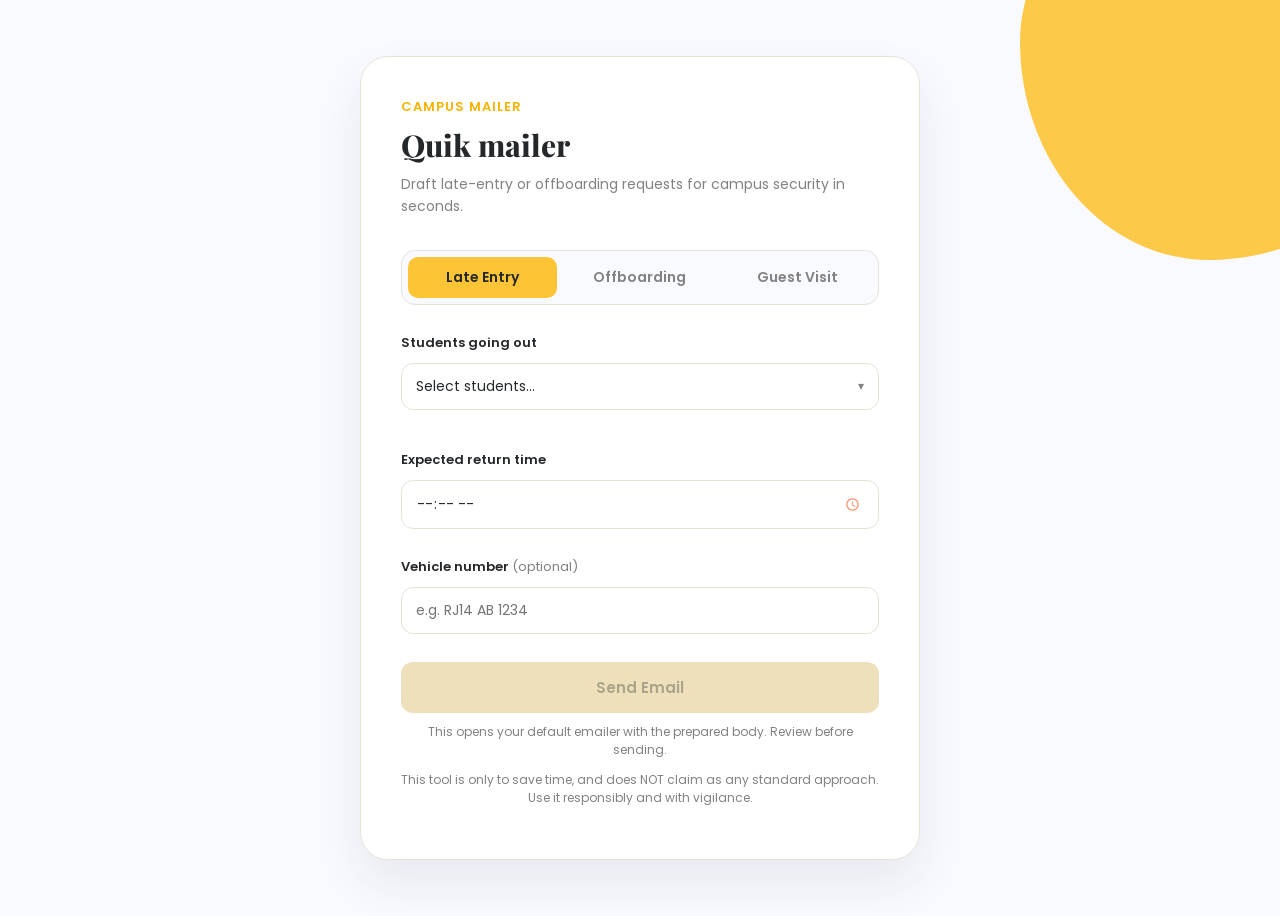
<file: index.html>
<!DOCTYPE html>
<html lang="en">

<head>
  <meta charset="UTF-8">
  <meta name="viewport" content="width=device-width, initial-scale=1.0">
  <title>Quik mailer</title>
  <link rel="icon" type="image/svg+xml"
    href="data:image/svg+xml,%3Csvg xmlns='http://www.w3.org/2000/svg' viewBox='0 0 100 100'%3E%3Ccircle cx='50' cy='50' r='45' fill='%23fdc435'/%3E%3C/svg%3E">
  <link rel="preconnect" href="https://fonts.googleapis.com">
  <link rel="preconnect" href="https://fonts.gstatic.com" crossorigin>
  <link
    href="https://fonts.googleapis.com/css2?family=Playfair+Display:wght@700;800&family=Poppins:wght@400;500;600&display=swap"
    rel="stylesheet">
  <link rel="stylesheet" href="index.css">
</head>

<body>

  <div class="blob"></div>

  <div class="card">
    <p class="eyebrow">Campus Mailer</p>
    <h1>Quik mailer</h1>
    <p class="subtitle">Draft late-entry or offboarding requests for campus security in seconds.</p>

    <div class="tabs" id="mailTabs">
      <button type="button" class="tab active" data-mode="lateEntry">Late Entry</button>
      <button type="button" class="tab" data-mode="offboarding">Offboarding</button>
      <button type="button" class="tab" data-mode="guestVisit">Guest Visit</button>
    </div>

    <div id="lateEntryForm" class="mail-form">
      <div class="field">
        <label class="section-label">Students going out</label>
        <div class="multiselect" id="multiselect">
          <button type="button" class="multiselect-toggle" id="multiselectToggle">
            <span id="multiselectSummary">Select students…</span>
            <span class="arrow">▾</span>
          </button>
          <div class="multiselect-panel">
            <div class="multiselect-search">
              <input type="text" id="studentSearch" placeholder="Search by name or roll number">
            </div>
            <div class="multiselect-actions">
              <button type="button" id="selectAllBtn">Select all</button>
              <button type="button" id="clearAllBtn">Clear</button>
            </div>
            <div class="multiselect-list" id="studentList"></div>
          </div>
        </div>
        <div class="selected-chips" id="selectedChips"></div>
      </div>

      <div class="field">
        <label class="section-label" for="timeInput">Expected return time</label>
        <input type="time" id="timeInput" step="900">
      </div>

      <div class="field">
        <label class="section-label" for="vehicleInput">Vehicle number <span class="optional">(optional)</span></label>
        <input type="text" id="vehicleInput" placeholder="e.g. RJ14 AB 1234">
      </div>
    </div>

    <div id="offboardingForm" class="mail-form" hidden>
      <div class="field">
        <label class="section-label" for="leaveInput">Leave campus</label>
        <input type="datetime-local" id="leaveInput">
      </div>

      <div class="field">
        <label class="section-label" for="returnInput">Return campus</label>
        <input type="datetime-local" id="returnInput">
      </div>
    </div>

    <div id="guestVisitForm" class="mail-form" hidden>
      <div class="field">
        <label class="section-label" for="visitDateInput">Visit date</label>
        <input type="date" id="visitDateInput">
      </div>

      <div class="field">
        <label class="section-label" for="visitStartInput">Arrival time</label>
        <input type="time" id="visitStartInput" step="900">
      </div>

      <div class="field">
        <label class="section-label" for="visitEndInput">Departure time</label>
        <input type="time" id="visitEndInput" step="900">
      </div>

      <div class="field">
        <label class="section-label">Guests</label>
        <div class="guest-list" id="guestRows"></div>
        <button type="button" class="add-guest-btn" id="addGuestBtn">+ Add guest</button>
      </div>
    </div>

    <button type="button" class="send-btn" id="sendBtn" disabled>Send Email</button>
    <p class="hint">This opens your default emailer with the prepared body. Review before sending.</p>
    <p class="hint">This tool is only to save time, and does NOT claim as any standard
      approach. Use it responsibly and with vigilance.</p>
  </div>

  <script src="index.js"></script>

</body>

</html>
</file>
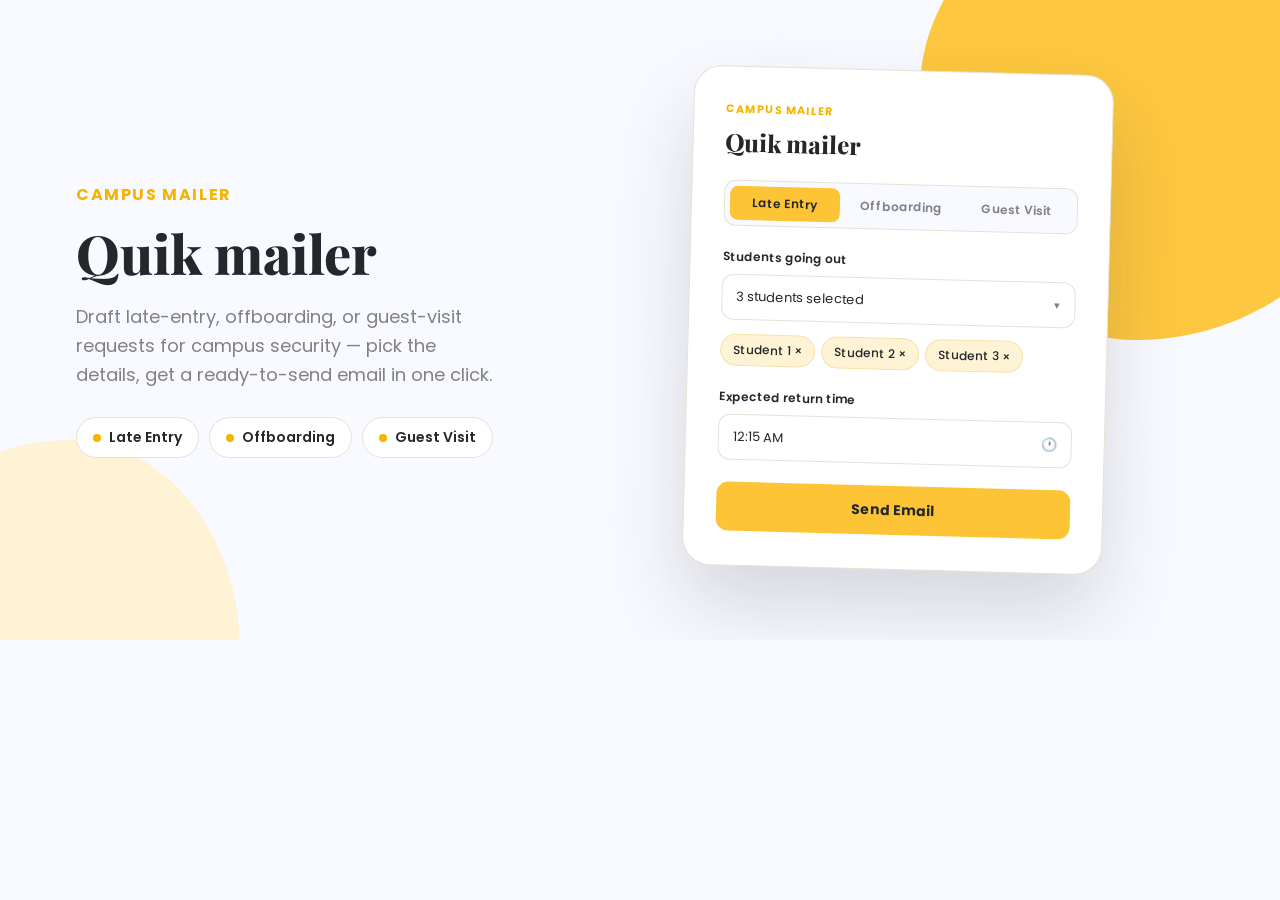
<file: thumbnail.html>
<!DOCTYPE html>
<html lang="en">
<head>
<meta charset="UTF-8">
<title>thumbnail</title>
<link rel="preconnect" href="https://fonts.googleapis.com">
<link rel="preconnect" href="https://fonts.gstatic.com" crossorigin>
<link href="https://fonts.googleapis.com/css2?family=Playfair+Display:wght@700;800&family=Poppins:wght@400;500;600;700&display=swap" rel="stylesheet">
<style>
  :root {
    --bg: #f9faff;
    --card: #ffffff;
    --border: #e5e2d8;
    --ink: #25282b;
    --muted: #828282;
    --accent: #fdc435;
    --accent-hover: #f5b400;
    --accent-tint: #fff3d6;
    --font-display: "Playfair Display", Georgia, serif;
    --font-body: "Poppins", -apple-system, BlinkMacSystemFont, "Segoe UI", sans-serif;
  }
  * { box-sizing: border-box; }
  html, body {
    margin: 0;
    width: 1280px;
    height: 640px;
    background: var(--bg);
    font-family: var(--font-body);
    overflow: hidden;
    position: relative;
  }

  .blob-1 {
    position: absolute;
    top: -140px;
    right: -120px;
    width: 480px;
    height: 480px;
    background: var(--accent);
    border-radius: 62% 38% 55% 45% / 48% 45% 55% 52%;
    opacity: 0.95;
  }
  .blob-2 {
    position: absolute;
    bottom: -180px;
    left: -140px;
    width: 380px;
    height: 380px;
    background: var(--accent-tint);
    border-radius: 55% 45% 40% 60% / 55% 55% 45% 45%;
  }

  .stage {
    position: relative;
    width: 100%;
    height: 100%;
    display: flex;
    align-items: center;
    padding: 0 76px;
    gap: 56px;
  }

  .copy {
    flex: 0 0 460px;
  }

  .eyebrow {
    color: var(--accent-hover);
    font-size: 16px;
    font-weight: 700;
    letter-spacing: 0.1em;
    text-transform: uppercase;
    margin: 0 0 16px;
  }

  h1 {
    font-family: var(--font-display);
    font-weight: 800;
    font-size: 54px;
    line-height: 1.12;
    margin: 0 0 20px;
    color: var(--ink);
  }

  p.desc {
    font-size: 18px;
    line-height: 1.6;
    color: var(--muted);
    margin: 0 0 28px;
    max-width: 420px;
  }

  .pills {
    display: flex;
    gap: 10px;
    flex-wrap: wrap;
  }
  .pill {
    display: flex;
    align-items: center;
    gap: 8px;
    padding: 9px 16px;
    background: #fff;
    border: 1.5px solid var(--border);
    border-radius: 999px;
    font-size: 14px;
    font-weight: 600;
    color: var(--ink);
  }
  .pill .dot {
    width: 8px;
    height: 8px;
    border-radius: 50%;
    background: var(--accent-hover);
  }

  /* mock card */
  .mock {
    flex: 1;
    display: flex;
    justify-content: center;
  }
  .mock-card {
    width: 420px;
    background: var(--card);
    border: 1px solid var(--border);
    border-radius: 28px;
    padding: 34px 32px;
    box-shadow: 0 40px 80px rgba(37, 40, 43, 0.16);
    transform: rotate(1.5deg);
  }
  .mock-eyebrow {
    color: var(--accent-hover);
    font-size: 11px;
    font-weight: 700;
    letter-spacing: 0.08em;
    text-transform: uppercase;
    margin: 0 0 8px;
  }
  .mock-title {
    font-family: var(--font-display);
    font-weight: 800;
    font-size: 24px;
    margin: 0 0 22px;
    color: var(--ink);
  }
  .mock-label {
    font-size: 12px;
    font-weight: 600;
    color: var(--ink);
    margin: 0 0 8px;
  }
  .mock-field {
    display: flex;
    justify-content: space-between;
    align-items: center;
    padding: 12px 14px;
    border: 1.5px solid var(--border);
    border-radius: 12px;
    font-size: 13px;
    color: var(--ink);
    margin-bottom: 14px;
  }
  .mock-field .arrow { color: var(--muted); font-size: 11px; }
  .mock-chips {
    display: flex;
    gap: 6px;
    margin-bottom: 22px;
    flex-wrap: wrap;
  }
  .mock-chip {
    padding: 6px 12px;
    background: var(--accent-tint);
    border: 1px solid #f5e2ad;
    border-radius: 999px;
    font-size: 12px;
    font-weight: 500;
    color: var(--ink);
  }
  .mock-time {
    margin-bottom: 22px;
  }
  .mock-btn {
    background: var(--accent);
    color: var(--ink);
    text-align: center;
    padding: 14px;
    border-radius: 12px;
    font-weight: 700;
    font-size: 14px;
  }
  .mock-tabs {
    display: flex;
    gap: 6px;
    background: var(--bg);
    border: 1px solid var(--border);
    border-radius: 12px;
    padding: 5px;
    margin-bottom: 22px;
  }
  .mock-tab {
    flex: 1;
    text-align: center;
    padding: 8px 6px;
    border-radius: 8px;
    font-size: 12px;
    font-weight: 600;
    color: var(--muted);
  }
  .mock-tab.active {
    background: var(--accent);
    color: var(--ink);
  }
</style>
</head>
<body>

<div class="blob-1"></div>
<div class="blob-2"></div>

<div class="stage">
  <div class="copy">
    <p class="eyebrow">Campus Mailer</p>
    <h1>Quik mailer</h1>
    <p class="desc">Draft late-entry, offboarding, or guest-visit requests for campus security — pick the details, get a ready-to-send email in one click.</p>
    <div class="pills">
      <span class="pill"><span class="dot"></span>Late Entry</span>
      <span class="pill"><span class="dot"></span>Offboarding</span>
      <span class="pill"><span class="dot"></span>Guest Visit</span>
    </div>
  </div>

  <div class="mock">
    <div class="mock-card">
      <p class="mock-eyebrow">Campus Mailer</p>
      <h2 class="mock-title">Quik mailer</h2>

      <div class="mock-tabs">
        <span class="mock-tab active">Late Entry</span>
        <span class="mock-tab">Offboarding</span>
        <span class="mock-tab">Guest Visit</span>
      </div>

      <p class="mock-label">Students going out</p>
      <div class="mock-field">
        <span>3 students selected</span>
        <span class="arrow">▾</span>
      </div>
      <div class="mock-chips">
        <span class="mock-chip">Student 1 ×</span>
        <span class="mock-chip">Student 2 ×</span>
        <span class="mock-chip">Student 3 ×</span>
      </div>

      <p class="mock-label">Expected return time</p>
      <div class="mock-field mock-time">
        <span>12:15 AM</span>
        <span>🕐</span>
      </div>

      <div class="mock-btn">Send Email</div>
    </div>
  </div>
</div>

</body>
</html>
</file>
<file: index.css>
:root {
  --bg: #f9faff;
  --card: #ffffff;
  --border: #e5e2d8;
  --ink: #25282b;
  --muted: #828282;
  --accent: #fdc435;
  --accent-hover: #f5b400;
  --accent-tint: #fff3d6;
  --font-display: "Playfair Display", Georgia, serif;
  --font-body: "Poppins", -apple-system, BlinkMacSystemFont, "Segoe UI", sans-serif;
}

* {
  box-sizing: border-box;
}

body {
  margin: 0;
  min-height: 100vh;
  font-family: var(--font-body);
  background: var(--bg);
  color: var(--ink);
  display: flex;
  justify-content: center;
  align-items: center;
  padding: 56px 16px;
  position: relative;
  overflow-x: hidden;
}

.blob {
  position: fixed;
  top: -160px;
  right: -160px;
  width: 420px;
  height: 420px;
  background: var(--accent);
  border-radius: 62% 38% 55% 45% / 48% 45% 55% 52%;
  z-index: -1;
  opacity: 0.9;
}

.card {
  background: var(--card);
  border: 1px solid var(--border);
  border-radius: 28px;
  padding: 40px;
  width: 100%;
  max-width: 560px;
  box-shadow: 0 24px 48px rgba(37, 40, 43, 0.08);
  position: relative;
}

.eyebrow {
  color: var(--accent-hover);
  font-size: 13px;
  font-weight: 600;
  letter-spacing: 0.08em;
  text-transform: uppercase;
  margin: 0 0 10px;
}

h1 {
  font-family: var(--font-display);
  font-weight: 800;
  font-size: 30px;
  line-height: 1.2;
  margin: 0 0 10px;
  color: var(--ink);
}

.subtitle {
  color: var(--muted);
  font-size: 14px;
  margin: 0 0 32px;
  line-height: 1.6;
}

.tabs {
  display: flex;
  gap: 8px;
  background: var(--bg);
  border: 1px solid var(--border);
  border-radius: 14px;
  padding: 6px;
  margin-bottom: 28px;
}

.tab {
  flex: 1;
  padding: 10px 14px;
  border: none;
  border-radius: 10px;
  background: transparent;
  font-family: var(--font-body);
  font-size: 14px;
  font-weight: 600;
  color: var(--muted);
  cursor: pointer;
  transition: background 0.15s ease, color 0.15s ease;
}

.tab:hover {
  color: var(--ink);
}

.tab.active {
  background: var(--accent);
  color: var(--ink);
}

label.section-label {
  display: block;
  font-size: 13px;
  font-weight: 600;
  margin-bottom: 10px;
  color: var(--ink);
}

label.section-label .optional {
  font-weight: 400;
  color: var(--muted);
  text-transform: none;
  letter-spacing: normal;
}

.field {
  margin-bottom: 28px;
}

input[type="text"] {
  width: 100%;
  padding: 12px 14px;
  border: 1.5px solid var(--border);
  border-radius: 12px;
  background: #fff;
  font-family: var(--font-body);
  font-size: 14px;
  color: var(--ink);
  transition: border-color 0.15s ease;
}

input[type="text"]:hover,
input[type="text"]:focus {
  outline: none;
  border-color: var(--accent);
}

/* Multi-select dropdown */
.multiselect {
  position: relative;
}

.multiselect-toggle {
  width: 100%;
  text-align: left;
  padding: 12px 14px;
  border: 1.5px solid var(--border);
  border-radius: 12px;
  background: #fff;
  font-family: var(--font-body);
  font-size: 14px;
  cursor: pointer;
  display: flex;
  justify-content: space-between;
  align-items: center;
  color: var(--ink);
  transition: border-color 0.15s ease;
}

.multiselect-toggle:hover {
  border-color: var(--accent);
}

.multiselect.open .multiselect-toggle {
  border-color: var(--accent);
}

.multiselect-toggle .arrow {
  color: var(--muted);
  font-size: 12px;
}

.multiselect-panel {
  display: none;
  position: absolute;
  top: calc(100% + 6px);
  left: 0;
  right: 0;
  background: #fff;
  border: 1px solid var(--border);
  border-radius: 14px;
  box-shadow: 0 16px 32px rgba(37, 40, 43, 0.14);
  z-index: 10;
  max-height: 320px;
  flex-direction: column;
}

.multiselect.open .multiselect-panel {
  display: flex;
}

.multiselect-search {
  padding: 10px;
  border-bottom: 1px solid var(--border);
}

.multiselect-search input {
  width: 100%;
  padding: 8px 10px;
  border: 1.5px solid var(--border);
  border-radius: 8px;
  font-family: var(--font-body);
  font-size: 13px;
}

.multiselect-search input:focus {
  outline: none;
  border-color: var(--accent);
}

.multiselect-actions {
  display: flex;
  gap: 8px;
  padding: 8px 12px;
  border-bottom: 1px solid var(--border);
}

.multiselect-actions button {
  background: none;
  border: none;
  color: var(--accent-hover);
  font-family: var(--font-body);
  font-weight: 600;
  font-size: 12px;
  cursor: pointer;
  padding: 2px 4px;
}

.multiselect-actions button:hover {
  text-decoration: underline;
}

.multiselect-list {
  overflow-y: auto;
  padding: 4px 0;
}

.multiselect-item {
  display: flex;
  align-items: center;
  gap: 8px;
  padding: 8px 14px;
  font-size: 14px;
  cursor: pointer;
}

.multiselect-item:hover {
  background: var(--accent-tint);
}

.multiselect-item input {
  cursor: pointer;
  accent-color: var(--accent);
}

.multiselect-item .roll {
  color: var(--muted);
  font-size: 12px;
  margin-left: auto;
}

.multiselect-empty {
  padding: 14px;
  color: var(--muted);
  font-size: 13px;
  text-align: center;
}

.selected-chips {
  display: flex;
  flex-wrap: wrap;
  gap: 6px;
  margin-top: 12px;
}

.chip {
  display: flex;
  align-items: center;
  gap: 6px;
  padding: 5px 6px 5px 12px;
  background: var(--accent-tint);
  border: 1px solid #f5e2ad;
  border-radius: 999px;
  font-size: 13px;
  font-weight: 500;
  color: var(--ink);
}

.chip .chip-remove {
  display: flex;
  align-items: center;
  justify-content: center;
  width: 18px;
  height: 18px;
  border: none;
  border-radius: 50%;
  background: none;
  color: var(--ink);
  font-size: 14px;
  line-height: 1;
  cursor: pointer;
  padding: 0;
}

.chip .chip-remove:hover {
  background: var(--accent);
}

/* Time / date / date-time pickers */
input[type="time"],
input[type="date"],
input[type="datetime-local"] {
  display: block;
  width: 100%;
  max-width: 100%;
  min-width: 0;
  box-sizing: border-box;
  padding: 12px 14px;
  border: 1.5px solid var(--border);
  border-radius: 12px;
  background: #fff;
  font-family: var(--font-body);
  font-size: 14px;
  color: var(--ink);
  cursor: pointer;
  transition: border-color 0.15s ease;
}

input[type="time"]:hover,
input[type="time"]:focus,
input[type="date"]:hover,
input[type="date"]:focus,
input[type="datetime-local"]:hover,
input[type="datetime-local"]:focus {
  outline: none;
  border-color: var(--accent);
}

input[type="time"]::-webkit-calendar-picker-indicator,
input[type="date"]::-webkit-calendar-picker-indicator,
input[type="datetime-local"]::-webkit-calendar-picker-indicator {
  cursor: pointer;
  border-radius: 6px;
  padding: 4px;
  filter: invert(0.6) sepia(1) saturate(4) hue-rotate(320deg);
}

input[type="time"]::-webkit-calendar-picker-indicator:hover,
input[type="date"]::-webkit-calendar-picker-indicator:hover,
input[type="datetime-local"]::-webkit-calendar-picker-indicator:hover {
  background: var(--accent-tint);
}

/* Guest list */
.guest-list {
  display: flex;
  flex-direction: column;
  gap: 10px;
  margin-bottom: 12px;
}

.guest-row {
  display: flex;
  gap: 8px;
}

.guest-row .guest-name {
  flex: 2;
}

.guest-row .guest-phone {
  flex: 1;
}

.guest-remove {
  flex: 0 0 auto;
  width: 40px;
  border: 1.5px solid var(--border);
  border-radius: 12px;
  background: #fff;
  color: var(--muted);
  font-size: 16px;
  cursor: pointer;
  transition: border-color 0.15s ease, color 0.15s ease;
}

.guest-remove:hover {
  border-color: var(--accent);
  color: var(--ink);
}

.add-guest-btn {
  width: 100%;
  padding: 10px;
  border: 1.5px dashed var(--border);
  border-radius: 12px;
  background: none;
  font-family: var(--font-body);
  font-size: 13px;
  font-weight: 600;
  color: var(--muted);
  cursor: pointer;
  transition: border-color 0.15s ease, color 0.15s ease;
}

.add-guest-btn:hover {
  border-color: var(--accent);
  color: var(--ink);
}

button.send-btn {
  width: 100%;
  padding: 14px;
  background: var(--accent);
  color: var(--ink);
  border: none;
  border-radius: 12px;
  font-family: var(--font-body);
  font-size: 15px;
  font-weight: 600;
  cursor: pointer;
  transition: background 0.15s ease;
}

button.send-btn:hover {
  background: var(--accent-hover);
}

button.send-btn:disabled {
  background: #eee0bb;
  color: #a9a48a;
  cursor: not-allowed;
}

.hint {
  font-size: 12px;
  color: var(--muted);
  margin-top: 10px;
  text-align: center;
}
</file>
